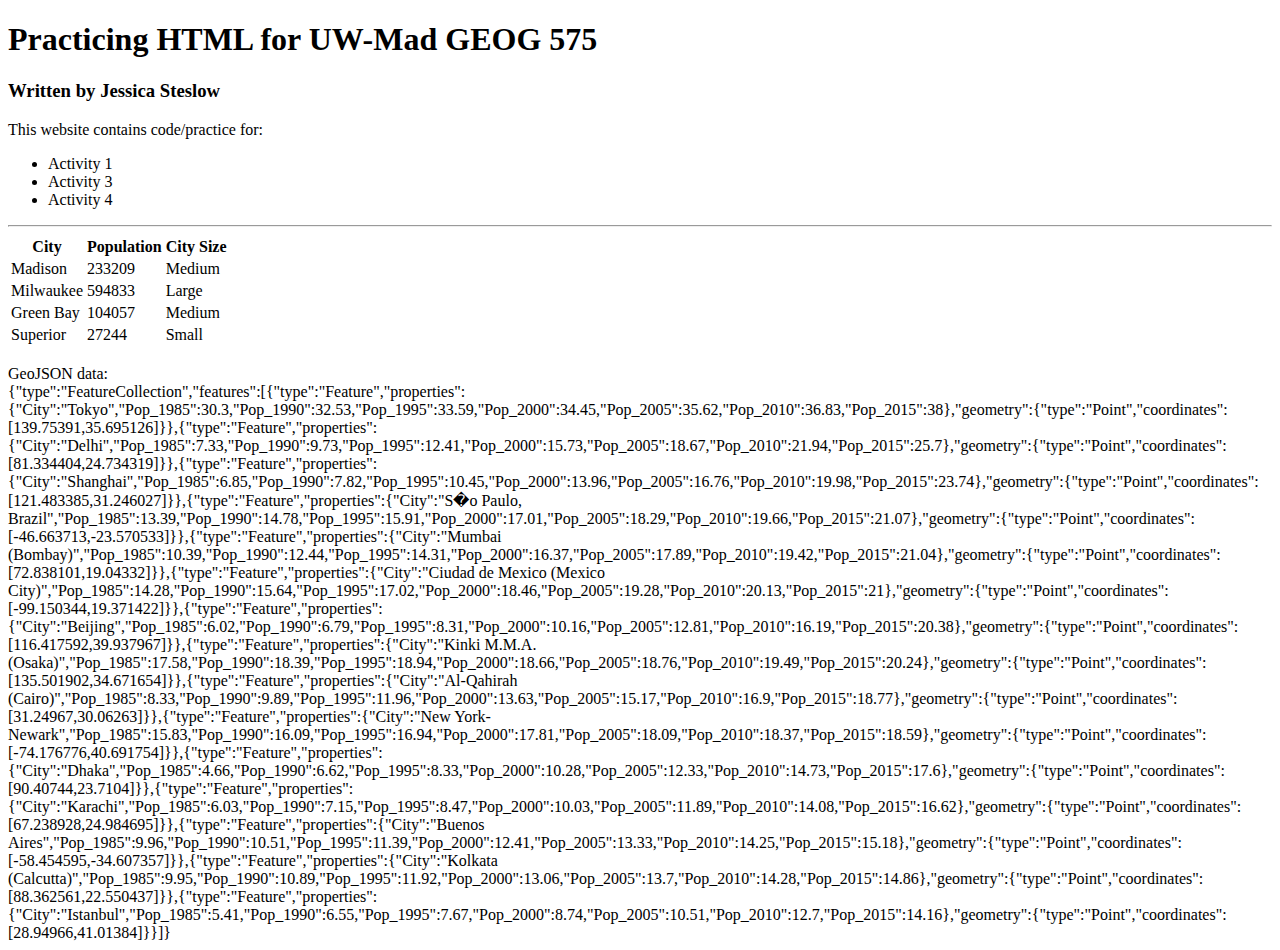
<file: unit-1/index.html>
<!DOCTYPE html>
<html lang="en">
    <head>
        <meta charset="utf-8">
        <meta name="viewport" content="width=device-width">
            <title></title>

        <!--put your external stylesheet links here-->
        <link rel="stylesheet" href="css/style.css">
        <!--[if IE<9]>
            <link rel="stylesheet" href="css/style.ie.css">
        <![endif]-->
        
        <!--you can also place internal styles here
        place these within <style> tags-->  
        
    </head>

    <body>
        <!--put your initial page content here-->
        <h1>Practicing HTML for UW-Mad GEOG 575</h1>
        <h3>Written by Jessica Steslow</h3>
        <p>This website contains code/practice for:</p>
        <ul>
            <li>Activity 1</li>
            <li>Activity 3</li>
            <li>Activity 4</li>
        </ul>
        <hr>

        <div id='mydiv'></div> <!--Used to initiate js code for Activity 3 lessons -->
        
        <!--you can also use this space for internal scripts;
        place these within <script> tags-->

        <!--put your external script links here-->
        <script type="text/javascript" src="js/main.js"></script>
    </body>
</html>
</file>
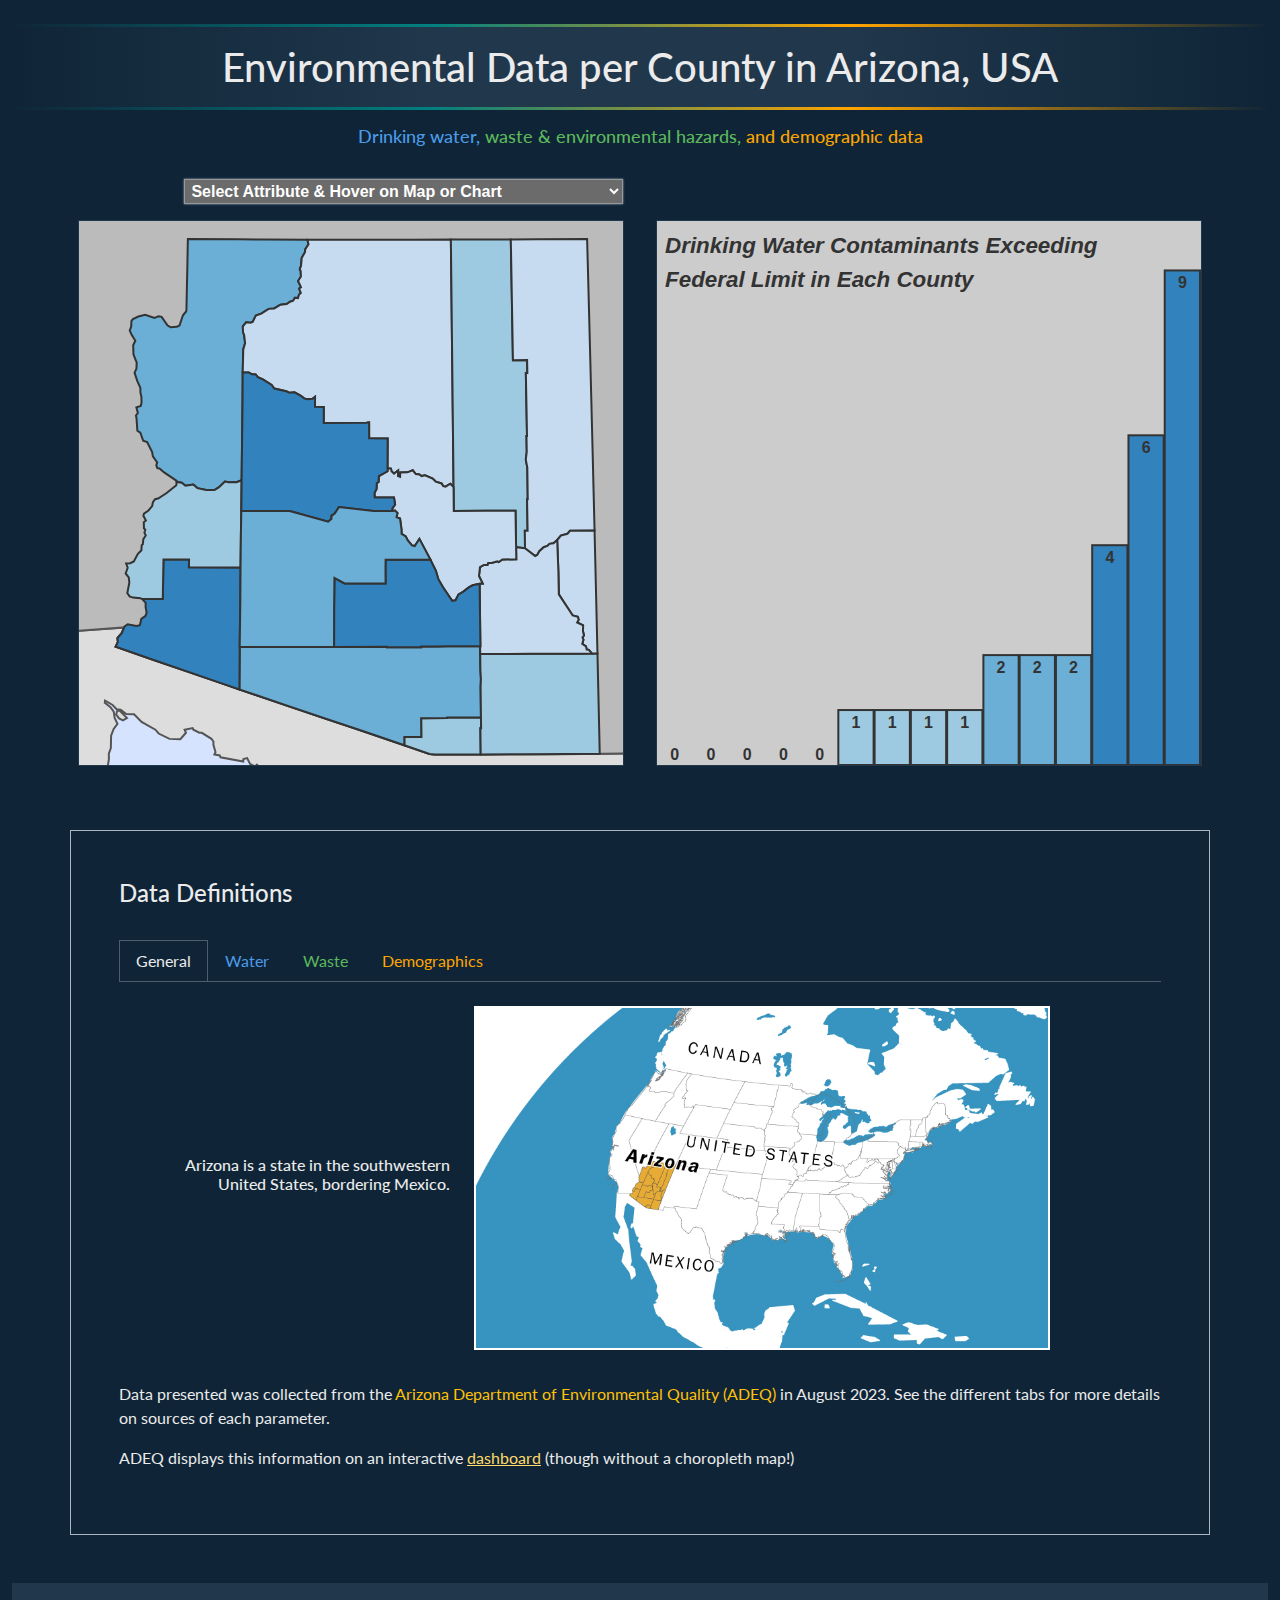
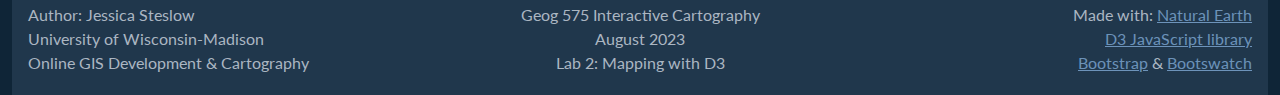
<file: unit-3/index.html>
<!DOCTYPE html>
<html lang="en">
  <head>
    <meta charset="utf-8">
    <meta name="viewport" content="width=device-width">
    <meta author="Jessica Steslow">
      <title>Environmental data per AZ County</title>
    <!--Favicon.io links-->
    <link rel="apple-touch-icon" sizes="180x180" href="favicon_io/apple-touch-icon.png">
    <link rel="icon" type="image/png" sizes="32x32" href="favicon_io/favicon-32x32.png">
    <link rel="icon" type="image/png" sizes="16x16" href="favicon_io/favicon-16x16.png">
    <link rel="manifest" href="favicon_io/site.webmanifest">
    <!--Styles for map and graph data-->
    <link rel="stylesheet" href="css/style.css">
    <!--Bootswatch theme Superhero-->
    <link rel="stylesheet" href="css/bootstrap.min.css">
  </head>
  <body>
    <div class="container" style="max-width:1600px; margin:auto; margin-top:10px;">
      
      <!--Header Section-->
      <div class="header mt-4">
        <h6 style = "display: none" class="text-muted">Jessica Steslow · Geog 575 · Lab 2</h6>
        <div class="bg-tealorange"></div>
        <div class="bg-dark-fade m-0 p-3"><h1 style="text-align:center; margin-bottom:0;">Environmental Data per County in Arizona, USA</h1></div>
        <div class="bg-tealorange"></div>
        <h6 class="mt-3 text-center" style="font-size: 1.1rem;">
          <span class="text-primary">Drinking water, </span>
          <span class="text-success">waste & environmental hazards, </span>
          <span class="text-orange"> and demographic data</span>
        </h6>
        <br>
      </div>
      
      <!--Map and Charts Section-->
      <div class="container" id="menudiv"></div>
      <div style="position:relative;" class="d-flex flex-wrap justify-content-center g-0">
        <div class="border border-dark m-3" id="mapdiv"></div>
        <div class="border border-dark m-3" id="chartdiv">
          <div class="border border-warning" id="titlediv"></div>
        </div>
      </div>

      <!--Sources and Definitions Section-->
      <div class="container border border-1 border-light p-5 my-5" style="min-height:700px;" id="sourcesdiv">
        <h4 class="pb-4">Data Definitions</h4>
        <!-- Nav tabs -->
        <ul class="nav nav-tabs" id="myTab" role="tablist">
          <li class="nav-item" role="presentation">
            <button class="nav-link active" id="general-tab" data-bs-toggle="tab" data-bs-target="#general" type="button" role="tab" aria-controls="home" aria-selected="true">General</button>
          </li>
          <li class="nav-item" role="presentation">
            <button class="nav-link text-primary" id="water-tab" data-bs-toggle="tab" data-bs-target="#water" type="button" role="tab" aria-controls="profile" aria-selected="false">Water</button>
          </li>
          <li class="nav-item" role="presentation">
            <button class="nav-link text-success" id="waste-tab" data-bs-toggle="tab" data-bs-target="#waste" type="button" role="tab" aria-controls="messages" aria-selected="false">Waste</button>
          </li>
          <li class="nav-item" role="presentation">
            <button class="nav-link text-orange" id="demographics-tab" data-bs-toggle="tab" data-bs-target="#demographics" type="button" role="tab" aria-controls="messages" aria-selected="false">Demographics</button>
          </li>
        </ul>
        <!-- Tab panes -->
        <div class="tab-content pt-3">
        <div class="tab-pane active" id="general" role="tabpanel" aria-labelledby="general-tab">
          <!--Locator Map Section-->
          <div class="pb-4 my-2 row">
            <div class="text-end align-self-center col-md-4">
              <div class="ms-auto" style="max-width: 300px;">
                <h6>Arizona is a state in the southwestern United States, bordering Mexico.</h6>
              </div>
            </div>
            <div class="col-md-8" style="min-width:400px; max-width: 600px;">
              <div class="" style="width:100%">
                <img src="img/LocatorMapAZ_smaller.jpg"  alt="Map showing AZ in relation to countries of North America." style="filter:grayscale(0.3); border: 2px white solid; width:100%;">
              </div>
            </div>
          </div>
          <p>Data presented was collected from the <span class="text-warning">Arizona Department of Environmental Quality (ADEQ)</span> in August 2023.
            See the different tabs for more details on sources of each parameter.</p>
          <p>ADEQ displays this information on an interactive <a target="_blank" href="https://adeq.maps.arcgis.com/apps/MapSeries/index.html?appid=cc0da69679c74b8ca25125c15651805a" alt="ADEQ AZ Counties Dashboard">dashboard</a> (though without a choropleth map!)</p>
        </div>
        <div class="tab-pane" id="water" role="tabpanel" aria-labelledby="water-tab">
          <h5>Provisionally Impared Water Bodies</h5>
          <p class="ms-3 mb-4">Water matching the Clean Water Act 303(d) Impaired Waters List definition, where a water source is contaminated with an identified pollutant.</p> 
          <h5>Drinking Water Contaminants</h5>
          <p class="ms-3 mb-4">Per the EPA, water quality in public water systems are routinely measured. This parameter measures the number of contaminants exceeding the federal regulatory limit.</p>
        </div>
        <div class="tab-pane" id="waste" role="tabpanel" aria-labelledby="waste-tab">
          <h5>Hazardous Waste Large Quantity Generators</h5>
          <p class="ms-3 mb-4">A generator is any person who produces a hazardous waste as listed or characterized in part 261 of title 40 of the Code of Federal Regulations (CFR). These are categorized by size: very small, small, and large quantity generators (LQG). LQG generate more than 1,000 kilograms per month or more of hazardous waste or more than one kilogram per month of acutely hazardous waste.</p>
          <h5>Superfund Sites</h5>
          <p class="ms-3 mb-4">Superfund refers to an EPA program to clean sites contaminated with hazardous waste, formally called the Comprehensive Environmental Response, A Compensation and Liability Act (CERCLA), established in 1980. Superfund Sites refer to the identifed sites within the Superfund program.</p>
          <h5>Active VRP Sites</h5>
          <p class="ms-3 mb-4">These are sites in the Voluntary Remediation Program (VRP) of ADEQ. This program encourages property owners and other interested parties to invest resources in recovering contaminated sites quickly. In return, ADEQ forgoes enforcement at the site.</p>
          <h5>Leaking UST Sites</h5>
          <p class="ms-3 mb-4">These are sites with a storage tank and pipework system that is at least 10% underground by volume - Underground Storage Tank (UST). USTs are federally regulated when they store petroleum or certain hazardous substances. Leaking USTs can pass the hazardous substances into soil or groundwater, contaminate drinking water sources, and create health and environmental risks.</p>
          <h5>Hazardous Waste Remediation Sites</h5>
          <p class="ms-3">Hazardous waste is a special category or subset of regulated wastes that businesses generate. These are sites within the ADEQ Hazardous Waste Remediation program.</p>
        </div>
        <div class="tab-pane" id="demographics" role="tabpanel" aria-labelledby="demographics-tab">
          <h5>Population &</h5>
          <h5>Average Household Income</h5>
          <p class="ms-3 mb-4">Taken from 2022 county demographics data</p>
          <h5>% Registered as Republican,</h5>
          <h5>% Registered as Democratic, &</h5>
          <h5>% Registered as Independent</h5>
          <p class="ms-3">Taken from the 2023 January Party Registration county information</p>
        </div>
        </div>
      </div>

      <!--Footer Section-->
      <footer class="bg-dark text-light p-3">
        <div class="row g-2">
          <div class="col-md py-1" id="foot-1">Author: Jessica Steslow<br>University of Wisconsin-Madison<br>Online GIS Development & Cartography</div>
          <div class="col-md py-1" id="foot-2">Geog 575 Interactive Cartography<br>August 2023<br>Lab 2: Mapping with D3</div>
          <div class="col-md py-1" id="foot-3">Made with:
            <a href="https://www.naturalearthdata.com/" target="_blank">Natural Earth</a>
            <br><a href="https://d3js.org/" target="_blank">D3 JavaScript library</a>
            <br><a href="https://getbootstrap.com/" target="_blank">Bootstrap</a> & <a href="https://bootswatch.com/" target="_blank">Bootswatch</a></div>
        </div>
      </footer>

    </div>
    <script type="text/javascript" src="lib/d3.v7.js"></script>
    <script type="text/javascript" src="lib/topojson.min.js"></script>
    <script type="text/javascript" src="js/main.js"></script>
    <!--Bootstrap JavaScript link-->
    <script src="https://cdn.jsdelivr.net/npm/bootstrap@5.3.1/dist/js/bootstrap.bundle.min.js" integrity="sha384-HwwvtgBNo3bZJJLYd8oVXjrBZt8cqVSpeBNS5n7C8IVInixGAoxmnlMuBnhbgrkm" crossorigin="anonymous"></script>
  </body>
</html>
</file>
<file: unit-1/css/style.css>
/* Stylesheet by Jessica Steslow, June 2023 */
</file>
<file: unit-3/css/style.css>
/*Add CSS styles here*/

/*Styling items related to AZ county data in main.js*/
.AZ {
  stroke: #333;
  stroke-width: 2px;
}

.states {
  fill: #bbb;
  stroke: #555;
  stroke-width: 2px;
}

.mexico {
  fill: #ddd;
  stroke: #555;
  stroke-width: 2px;
}

.az-border {
  stroke:#444;
  stroke-width: 5px;
}

.basemap {
  border: 0 solid #333;
  background-color: #D5E3FF;
}

.chart {
  background-color: #ccc;
}

.chartTitle {
  font-family: sans-serif;
  font-size: 1.4rem;
  font-weight: bold;
  color: #333;
  font-style: italic;
}

.bars {
  stroke: #333;
  stroke-width: 2px;
}

/*for numbers on the bars*/
.numbers {
  fill: #333;
  font-family: sans-serif;
  font-weight: bold;
}

.gratLines {
  fill: none;
  stroke: #999;
  stroke-width: 1px;
}

.gratBackground {
  fill: #D5E3FF;
}

.dropdown {
  position: relative;
  top: 0;
  margin-left:8vw;
  z-index: 9;
  font-family: sans-serif;
  font-size: 1em;
  font-weight: bold;
  padding: 2px;
  border: 1px solid #999;
  box-shadow:#d5e3ffb7 0px 0px 2px;
}

@media screen and (max-width: 600px) {
  .dropdown {
    margin-left:0;
  }
}

 /*options within the dropdown*/
option {
  font-weight: normal;
}

.infolabel {
  position: absolute;
  height: auto;
  min-width: 100px;
  max-width: 300px;
  color: #fff;
  background-color: #edb200;
  border: solid 2px #eee;
  padding: 5px 10px;
  margin: 0 20px 0 0;
  z-index: 10;
}

.infolabel h3 {
  margin: 0 20px 0 0;
  padding: 0;
  display: inline-block;
  line-height: 1em;
}

/*Additional website page styling*/
@media screen and (min-width: 768px) {
  #foot-1 {text-align: left;}
  #foot-2 {text-align: center;}
  #foot-3 {text-align: right;}
}

a {
  color: #ffda6a !important;
}

a:hover {
  color: #edb200 !important;
}

footer a {
  color: #94c2f1aa !important;
}

footer a:hover {
  color: #94c2f188 !important;
}

#mapdiv {
  text-align: center;
}

#chartdiv {
  text-align: center;
  position: relative;
}

#titlediv {
  position: absolute;
  text-align: start;
  margin: 0.5rem 2rem 0.5rem 0.5rem;
  z-index: 9;
  height:auto;
  width:inherit;
  display: block;
}

.text-orange {
  color: orange !important;
}

.bg-tealorange {
  background-image: linear-gradient(to right, rgba(0, 128, 128, 0), teal, orange, rgba(255, 166, 0, 0));
  height: 3px;
}

.bg-dark-fade {
  background-image: linear-gradient(to right, rgba(0, 0, 0, 0), rgba(var(--bs-dark-rgb)), rgba(var(--bs-dark-rgb)), rgba(0, 0, 0, 0));
}
</file>
